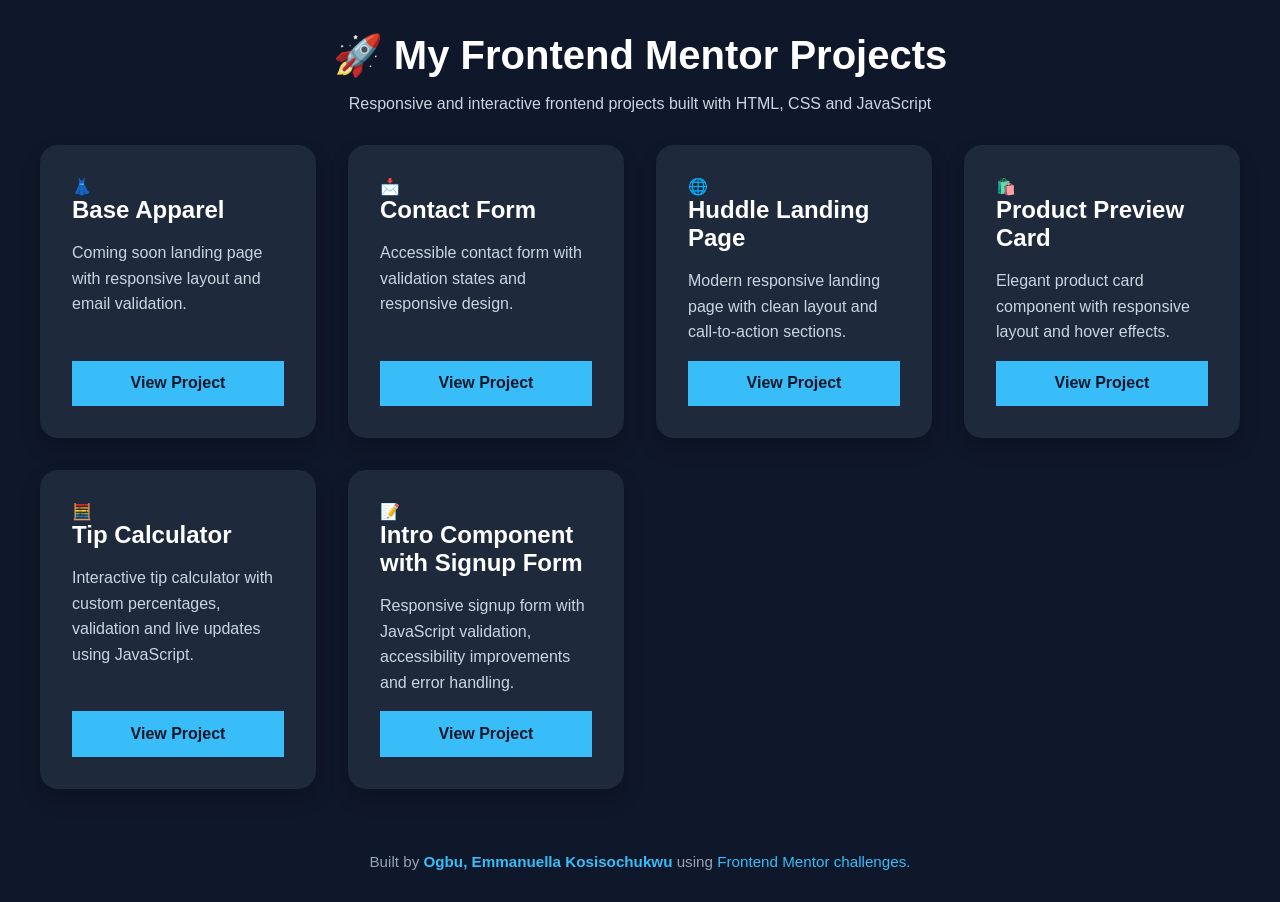
<file: index.html>
<!DOCTYPE html>
<html lang="en">
<head>
  <meta charset="UTF-8">
  <meta name="viewport" content="width=device-width, initial-scale=1.0">
  <link rel="icon" type="image/png" href="images/favicon-32x32.png">

  <title>Emmanuella | Frontend Projects</title>

  <style>

    * {
      padding: 0;
      margin: 0;
      box-sizing: border-box;
    }
    body {
      font-family: Arial, sans-serif;
      background: #0f172a;
      color: white;
      min-height: 100vh;
      text-align: center;
      padding: 2rem;
    }

    .heading {
      text-align: center;
      margin-bottom: 2rem;
    }

    .heading h1 {
      font-size: 2.5rem;
      margin-bottom: 1rem;
    }

    .heading p {
      color: #cbd5e1;
      font-size: 1rem;
    }

    .projects {
      display: grid;
      grid-template-columns: repeat(auto-fit, minmax(250px, 1fr));
      gap: 2rem;
      max-width: 1200px;
      margin: auto;
    }

    .card {
      background: #1e293b;
      padding: 2rem;
      text-align: left;
      border-radius: 18px;
      transition:all 0.3s ease;
      display: flex;
      flex-direction: column;
      justify-content: space-between;
      box-shadow: 0 10px 20px rgba(0, 0, 0, 0.2);
    }

    .card:hover {
      transform: translateY(-10px);
      background: #334155;
    }

    .icon-icon {
      margin-bottom: 1rem;
    }

    .card h2 {
      font-size: 1.5rem;
      margin-bottom: 1rem;
    }

    .card p {
      color: #cbd5e1;
      line-height: 1.6;
      margin-bottom: 1rem;
    }

    .card a {
      display: inline-block;
      text-decoration: none;
      background-color: #38bdf8;
      color: #0f172a;
      padding: 0.85rem 1.2rem;
      font-weight: bold;
      transition: 0.3s ease;
      text-align: center;
    }

    .card a:hover {
      background-color: #7dd3fc;
      transform:scale(1.03);
    }

     footer{
      margin-top:4rem;
      text-align:center;
      color:#94a3b8;
      font-size:0.95rem;
    }

    footer a{
      color:#38bdf8;
      text-decoration:none;
    }

    footer a:hover{
      text-decoration:underline;
      cursor: pointer;
    }

  </style>
</head>

<body>

  <section class="heading">
  <h1>🚀 My Frontend Mentor Projects</h1>
  <p>Responsive and interactive frontend projects built with HTML, CSS and JavaScript</p>
  </section>

  <div class="projects">

    <div class="card">
      <div>
        <div class="card-icon">👗</div>
        <h2>Base Apparel</h2>
        <p>
          Coming soon landing page with responsive layout and email validation.
        </p>
      </div>
      <a href="./base-apparel-fashion-shop/">
        View Project
      </a>
    </div>

     <div class="card">
      <div>
        <div class="card-icon">📩</div>
        <h2>Contact Form</h2>
        <p>
          Accessible contact form with validation states and responsive design.
        </p>
      </div>
      <a href="./contact-form/">
        View Project
      </a>
    </div>

    <div class="card">
      <div>
        <div class="card-icon">🌐</div>
        <h2>Huddle Landing Page</h2>
        <p>
          Modern responsive landing page with clean layout and call-to-action sections.
        </p>
      </div>
      <a href="./huddle-landing-page/">
        View Project
      </a>
    </div>

    <div class="card">
      <div>
        <div class="card-icon">🛍️</div>
        <h2>Product Preview Card</h2>
        <p>Elegant product card component with responsive layout and hover effects.</p>
      </div>
      <a href="./product-preview-card/">
        View Project
      </a>
    </div>

    <div class="card">
      <div>
        <div class="card-icon">🧮</div>
        <h2>Tip Calculator</h2>
        <p>
          Interactive tip calculator with custom percentages, validation and live updates using JavaScript.
        </p>
      </div>
      <a href="./tip-calaculator-main/">
        View Project
      </a>
    </div>

    <div class="card">
      <div>
        <div class="card-icon">📝</div>
        <h2>Intro Component with Signup Form</h2>
        <p>
          Responsive signup form with JavaScript validation, accessibility improvements and error handling.
        </p>
      </div>
      <a href="./intro-compoment-with-signupform/">
        View Project
      </a>
    </div>

    </div>
  </section>

  <footer>
    Built by <a href="#"><strong>Ogbu, Emmanuella Kosisochukwu</strong></a> using <a href="https://www.frontendmentor.io?ref=challenge" target="_blank">Frontend Mentor challenges.</a>
  </footer>

</body>
</html>
</file>
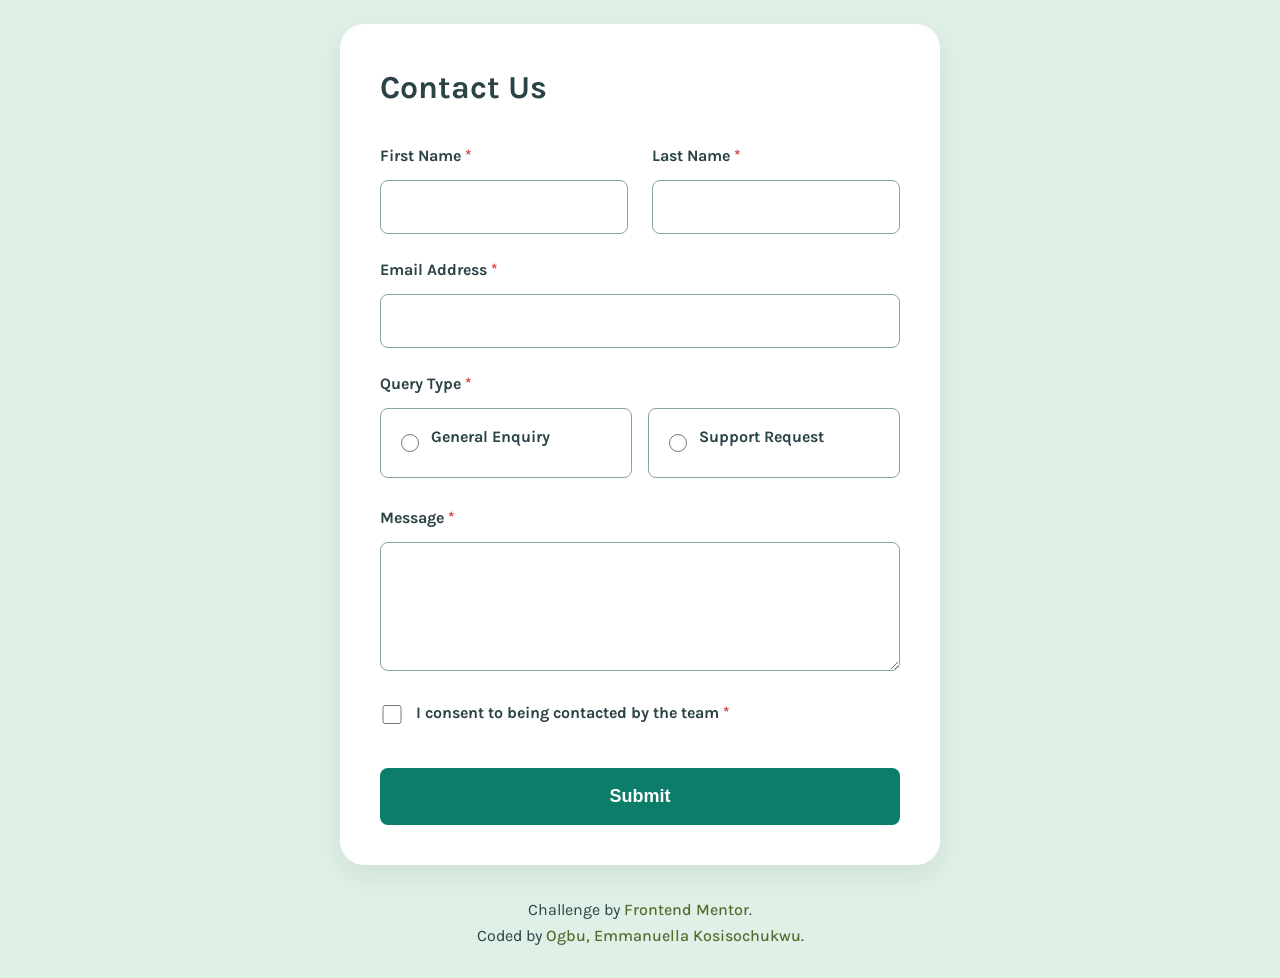
<file: Contact Form/index.html>
<!DOCTYPE html>
<html lang="en">
<head>
    <meta charset="UTF-8">
    <meta name="viewport" content="width=device-width, initial-scale=1.0">
    <title>Contact Us</title>
    <link rel="stylesheet" href="./css/style.css">
    <link rel="icon" type="image/png" sizes="32x32" href="./assets/images/favicon-32x32.png">
</head>
<body>
    <main>
        <form id="contact-form" novalidate>
          <!--novalidate:Important! It stops the browser’s default ugly validation popups. We will show nice custom errors instead.-->
            <h1>Contact Us</h1>

            <!-- First and Last Name -->
            <div class="name-group">
                <div class="input-group">
                    <label for="first-name">First Name <span class="asterisk">*</span></label>
                    <input type="text" id="first-name" name="first-name" required aria-describedby="first-name-error"> <!--aria-describedby="first-name-error" → Links the input to its error message so screen readers read the error automatically.-->
                    <p id="first-name-error" class="error-message" role="alert"></p> <!--role="alert" =Screen readers announce changes immediately (perfect for errors)-->
                </div>

                <div class="input-group">
                    <label for="last-name">Last Name <span class="asterisk">*</span></label>
                    <input type="text" id="last-name" name="last-name" required aria-describedby="last-name-error">
                    <p id="last-name-error" class="error-message" role="alert"></p>
                </div>
            </div>

            <!-- Email Address -->
            <div class="input-group">
                <label for="email">Email Address <span class="asterisk">*</span></label>
                <input type="email" id="email" name="email" required aria-describedby="email-error">
                <p id="email-error" class="error-message" role="alert"></p>
            </div>

            <!-- Query Type for Radio Button-->
            <fieldset class="query-type">
                <legend>Query Type <span class="asterisk">*</span></legend>
                <div class="radio-options">
                    <div class="radio-option">
                        <input type="radio" id="general-enquiry" name="query-type" value="general" required aria-describedby="query-error">
                        <label for="general-enquiry">General Enquiry</label>
                    </div>
                    <div class="radio-option">
                        <input type="radio" id="support-request" name="query-type" value="support" required aria-describedby="query-error">
                        <label for="support-request">Support Request</label>
                    </div>
                </div>
                <p id="query-error" class="error-message" role="alert"></p>
            </fieldset>

            <!-- Message -->
            <div class="input-group">
                <label for="message">Message <span class="asterisk">*</span></label>
                <textarea id="message" name="message" rows="5" required aria-describedby="message-error"></textarea>
                <p id="message-error" class="error-message" role="alert"></p>
            </div>

            <!-- Consent Checkbox -->
            <div class="consent-group">
                <input type="checkbox" id="consent" name="consent" required aria-describedby="consent-error">
                <label for="consent">I consent to being contacted by the team <span class="asterisk">*</span></label>
                <p id="consent-error" class="error-message" role="alert"></p>
            </div>

            <button type="submit">Submit</button>
        </form>
    </main>

    <!-- Success Toast Message -->
    <div id="success-toast" class="success-toast hidden" role="alert" aria-live="false" tabindex="-1">
        <div class="toast-content">
            <span class="icon"><img src="./images/icon-success-check.svg" alt="Checkbox Icon"></span>
            <div>
                <h2>Message Sent!</h2>
                <p>Thanks for completing the form. We'll be in touch soon!</p>
            </div>
        </div>
    </div>

    <footer class="attribution">
    Challenge by <a href="https://www.frontendmentor.io?ref=challenge" target="_blank">Frontend Mentor</a>. 
   
    <p>Coded by <a href="#">Ogbu, Emmanuella Kosisochukwu</a>.</p>
    </footer>

    <script src="script.js"></script>
</body>
</html>
</file>
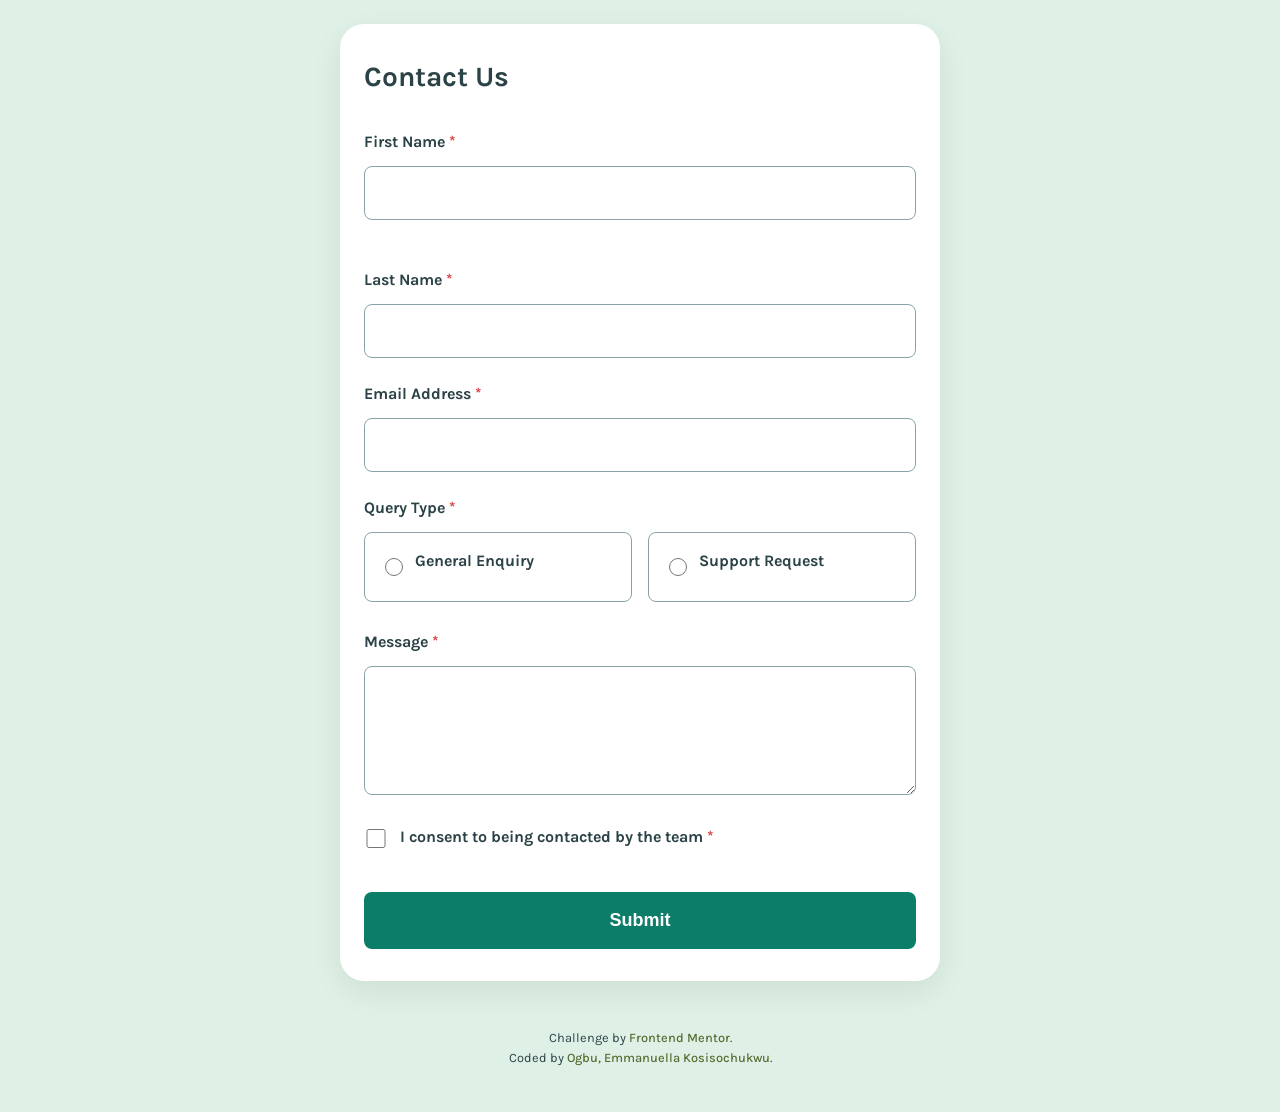
<file: contact-form/index.html>
<!DOCTYPE html>
<html lang="en">
<head>
    <meta charset="UTF-8">
    <meta name="viewport" content="width=device-width, initial-scale=1.0">
    <title>Contact Us</title>
    <link rel="stylesheet" href="./css/style.css">
    <link rel="icon" type="image/png" sizes="32x32" href="./assets/images/favicon-32x32.png">
</head>
<body>
    <main>
        <form id="contact-form" action="get" novalidate>
          <!--novalidate:Important! It stops the browser’s default ugly validation popups. We will show nice custom errors instead.-->
            <h1>Contact Us</h1>

            <!-- First and Last Name -->
            <div class="name-group">
                <div class="input-group">
                    <label for="first-name">First Name <span class="asterisk">*</span></label>
                    <input type="text" id="first-name" name="first-name" required aria-describedby="first-name-error"> <!--aria-describedby="first-name-error" → Links the input to its error message so screen readers read the error automatically.-->
                    <p id="first-name-error" class="error-message" role="alert"></p> <!--role="alert" =Screen readers announce changes immediately (perfect for errors)-->
                </div>

                <div class="input-group">
                    <label for="last-name">Last Name <span class="asterisk">*</span></label>
                    <input type="text" id="last-name" name="last-name" required aria-describedby="last-name-error">
                    <p id="last-name-error" class="error-message" role="alert"></p>
                </div>
            </div>

            <!-- Email Address -->
            <div class="input-group">
                <label for="email">Email Address <span class="asterisk">*</span></label>
                <input type="email" id="email" name="email" required aria-describedby="email-error">
                <p id="email-error" class="error-message" role="alert"></p>
            </div>

            <!-- Query Type for Radio Button-->
            <fieldset class="query-type">
                <legend>Query Type <span class="asterisk">*</span></legend>
                <div class="radio-options">
                    <div class="radio-option">
                        <input type="radio" id="general-enquiry" name="query-type" value="general" required aria-describedby="query-error">
                        <label for="general-enquiry">General Enquiry</label>
                    </div>
                    <div class="radio-option">
                        <input type="radio" id="support-request" name="query-type" value="support" required aria-describedby="query-error">
                        <label for="support-request">Support Request</label>
                    </div>
                </div>
                <p id="query-error" class="error-message" role="alert"></p>
            </fieldset>

            <!-- Message -->
            <div class="input-group">
                <label for="message">Message <span class="asterisk">*</span></label>
                <textarea id="message" name="message" rows="5" required aria-describedby="message-error"></textarea>
                <p id="message-error" class="error-message" role="alert"></p>
            </div>

            <!-- Consent Checkbox -->
            <div class="consent-group">
                <input type="checkbox" id="consent" name="consent" required aria-describedby="consent-error">
                <label for="consent">I consent to being contacted by the team <span class="asterisk">*</span></label>
                <p id="consent-error" class="error-message" role="alert"></p>
            </div>

            <button type="submit">Submit</button>
        </form>
    </main>

    <!-- Success Toast Message -->
    <div id="success-toast" class="success-toast hidden" role="alert" aria-live="false" tabindex="-1">
        <div class="toast-content">
            <span class="icon"><img src="./images/icon-success-check.svg" alt="Checkbox Icon"></span>
            <div>
                <h2>Message Sent!</h2>
                <p>Thanks for completing the form. We'll be in touch soon!</p>
            </div>
        </div>
    </div>

    <footer class="attribution">
    Challenge by <a href="https://www.frontendmentor.io?ref=challenge" target="_blank">Frontend Mentor</a>. 
   
    <p>Coded by <a href="#">Ogbu, Emmanuella Kosisochukwu</a>.</p>
    </footer>

    <script src="script.js"></script>
</body>
</html>
</file>
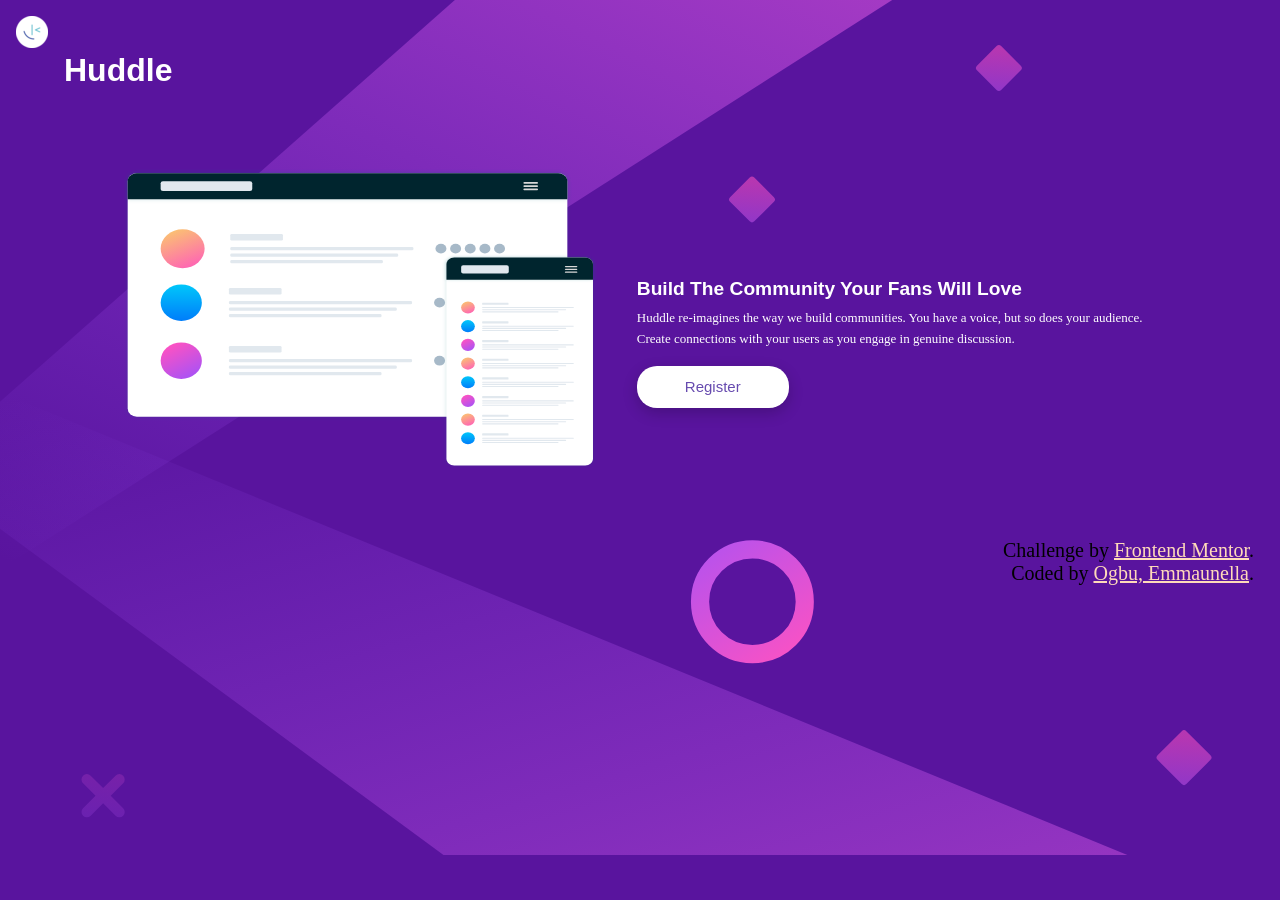
<file: Huddle Landing Page/index.html>
<!DOCTYPE html>
<html lang="en">
<head>
  <meta charset="UTF-8">
  <meta name="viewport" content="width=device-width, initial-scale=1.0"> <!-- displays site properly based on user's device -->
   <img src="images/favicon-32x32.png" alt="Browser icon" class="favicon">
  <title>Desigining a Landing Page</title>
  <link rel="stylesheet" type="text/css" href="css/style.css">
  </head>
  
  <body>
    <header>
<h1 class="title">Huddle</h1>
    </header>

<main class="main">
  <img src="images/illustration.svg" class="decorative" alt="Huddle illustration">

  <div class="container">
    <h2>
Build The Community Your Fans Will Love
    </h2>

<p>
  Huddle re-imagines the way we build communities. You have a voice, but so does your audience. Create connections with your users as you engage in genuine discussion. 
</p>
  
  <button type="button">Register</button>
  </div>
</main>

<br>

  <footer>
    <p class="attribution">
      Challenge by <a href="https://www.frontendmentor.io?ref=challenge" target="_blank" rel="noopener noreferrer">Frontend Mentor</a>.
      <br> 
      Coded by <a href="#">Ogbu, Emmaunella</a>.
    </p>
  </footer>

  </body>
 </html>
</file>
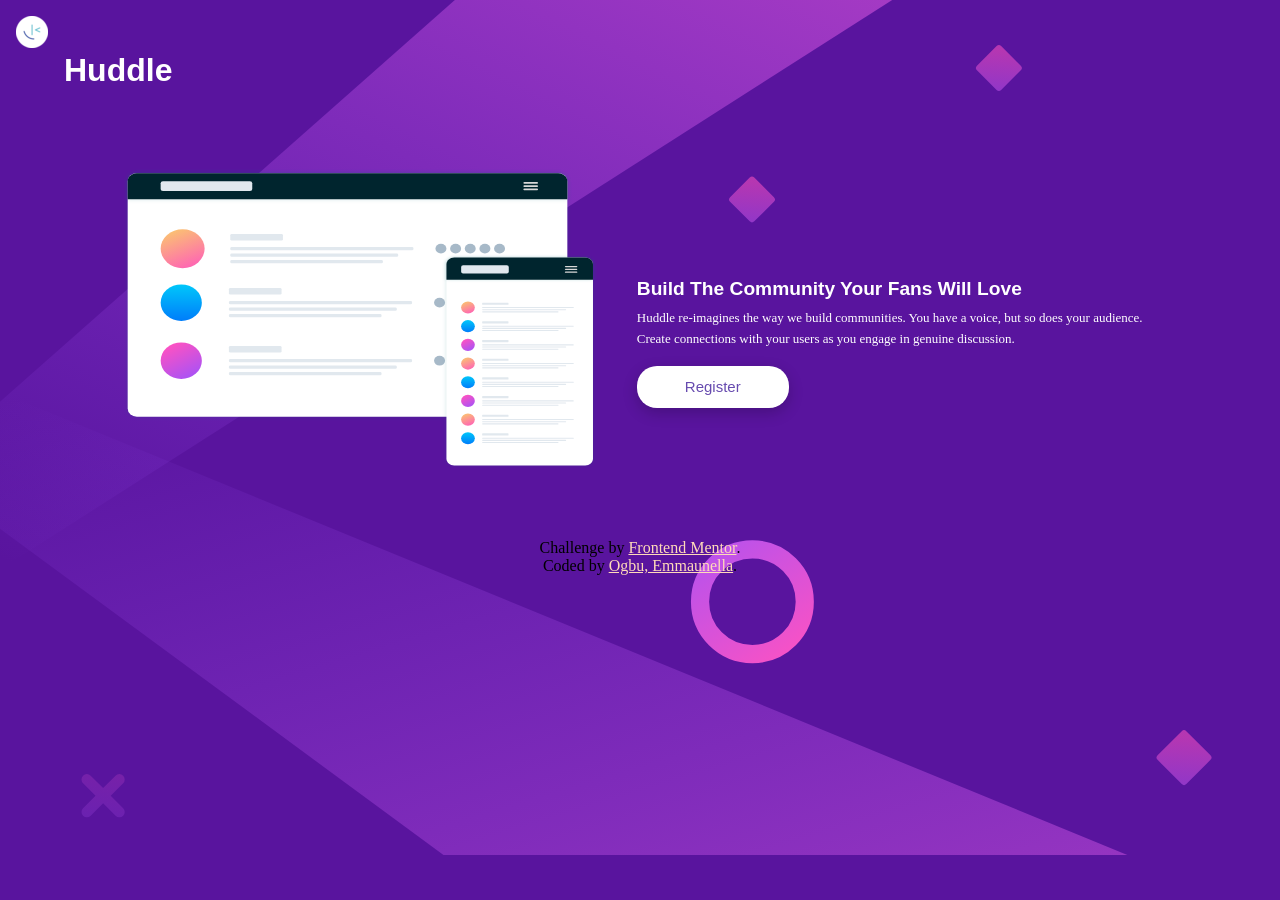
<file: huddle-landing-page/index.html>
<!DOCTYPE html>
<html lang="en">
<head>
  <meta charset="UTF-8">
  <meta name="viewport" content="width=device-width, initial-scale=1.0"> <!-- displays site properly based on user's device -->
   <img src="images/favicon-32x32.png" alt="Browser icon" class="favicon">
  <title>Designing a Landing Page</title>
  <link rel="stylesheet" type="text/css" href="css/style.css">
  </head>
  
  <body>
    <header>
<h1 class="title">Huddle</h1>
    </header>

<main class="main">
  <img src="images/illustration.svg" class="decorative" alt="Huddle illustration">

  <div class="container">
    <h2>
Build The Community Your Fans Will Love
    </h2>

<p>
  Huddle re-imagines the way we build communities. You have a voice, but so does your audience. Create connections with your users as you engage in genuine discussion. 
</p>
  
  <button type="button">Register</button>
  </div>
</main>

<br>

  <footer>
    <p class="attribution">
      Challenge by <a href="https://www.frontendmentor.io?ref=challenge" target="_blank" rel="noopener noreferrer">Frontend Mentor</a>.
      <br> 
      Coded by <a href="#">Ogbu, Emmaunella</a>.
    </p>
  </footer>

  </body>
 </html>
</file>
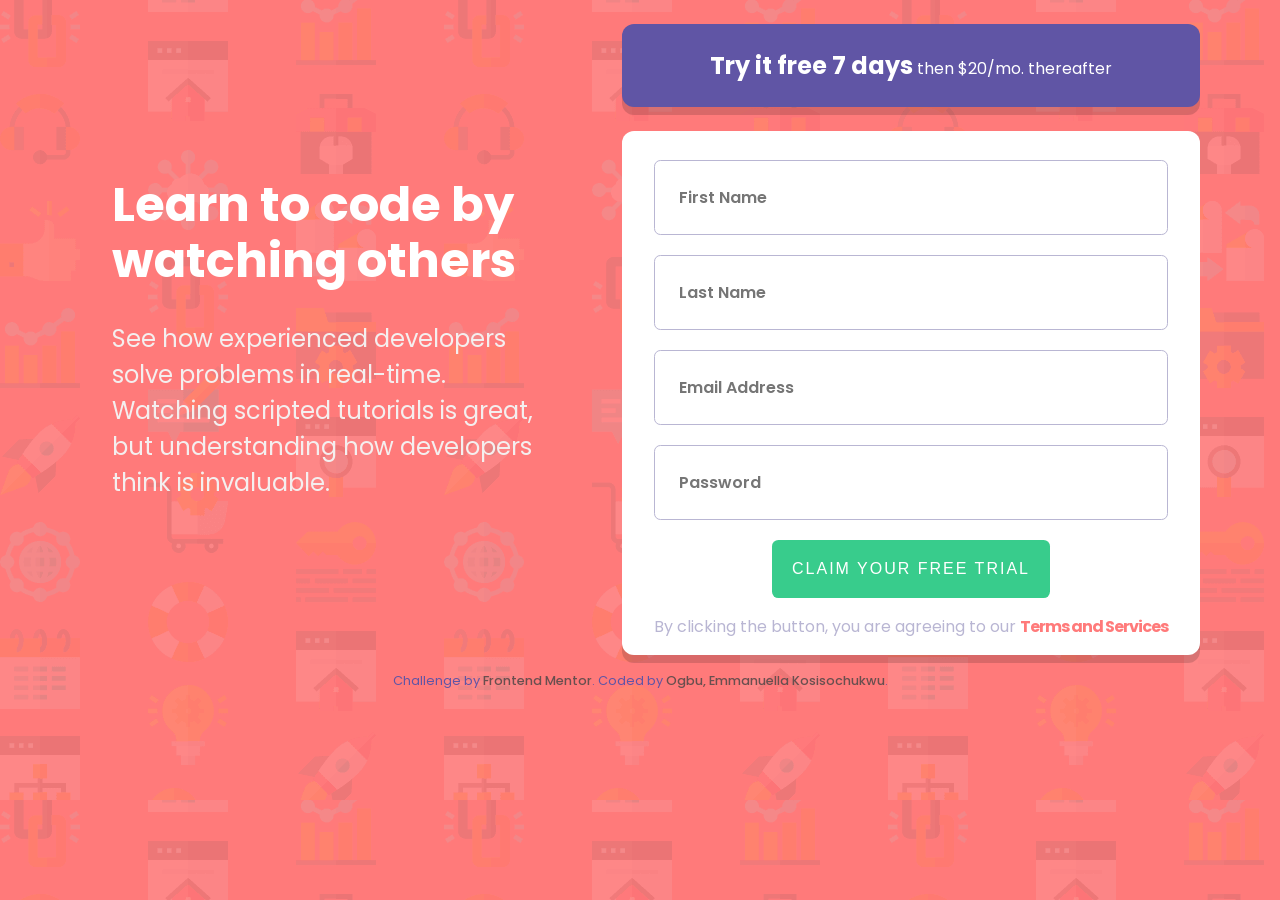
<file: intro-compoment-with-signupform/index.html>
<!DOCTYPE html>
<html lang="en">
<head>
  <meta charset="UTF-8">
  <meta name="viewport" content="width=device-width, initial-scale=1.0"> <!-- displays site properly based on user's device -->

  <link rel="icon" type="image/png" sizes="32x32" href="./images/favicon-32x32.png">

  <link rel="preconnect" href="https://fonts.googleapis.com">
<link rel="preconnect" href="https://fonts.gstatic.com" crossorigin>

<link href="https://fonts.googleapis.com/css2?family=Poppins:wght@100;200;300;400;500;600;700;800;900&display=swap" rel="stylesheet">
  
  <title>Frontend Mentor | Intro component with sign up form</title>

  <link rel="stylesheet" href="./css/style.css">
</head>
<body>

  <div class="whole">

    <section class="left-side"> 
<h1>Learn to code by watching others</h1>
  <p>See how experienced developers solve problems in real-time. Watching scripted tutorials is great, but understanding how developers think is invaluable. </p>
    </section>

    <main>
  <section class="right-side">

    <div class="first-btn">
  <button class="trial" type="submit" form="signup-form"><span class="free">Try it free 7 days</span> then $20/mo. thereafter</button>
  </div>

  <form action="#" method="post" id="signup-form" novalidate>

    <div class="input-group">

      <label for="first-name" class="sr-only">First Name</label>
      <div class="input-wrapper">
      <input type="text" name="firstName" class="fill-form" id="first-name" placeholder="First Name" required>
      <img src="./images/icon-error.svg" alt="icon-error" class="error-icon">
      </div>

      <p class="error-message">First Name cannot be empty</p>
    </div>

    <div class="input-group">
       <label for="last-name" class="sr-only">Last Name</label>

       <div class="input-wrapper">
      <input type="text" name="lastName" class="fill-form" id="last-name" placeholder="Last Name" required>
      <img src="./images/icon-error.svg" alt="icon-error" class="error-icon">
      </div>

      <p class="error-message">Last Name cannot be empty</p>
    </div>

    <div class="input-group">
       <label for="email" class="sr-only">Email</label>

       <div class="input-wrapper">
      <input type="email" name="Email" class="fill-form" id="email" placeholder="Email Address" required>
      <img src="./images/icon-error.svg" alt="icon-error" class="error-icon" aria-placeholder="email@example/com">
      </div>

      <p class="error-message">Looks like this is not an email</p>
    </div>

    <div class="input-group">
       <label for="password" class="sr-only">Password</label>

       <div class="input-wrapper">
      <input type="password" name="Password" class="fill-form" id="password" placeholder="Password" required>
      <img src="./images/icon-error.svg" alt="icon-error" class="error-icon">
      </div>

      <p class="error-message">Password cannot be empty</p>
    </div>
  
    <div class="second-btn">
      <button class="submit" type="submit">Claim your free trial</button>
    </div>

    <p class="second-para">By clicking the button, you are agreeing to our <span class="effect">Terms and Services</span></p>

  </form>

  </section>
  </main>

  </div>

 
      <footer class="attribution">
      Challenge by <a href="https://www.frontendmentor.io?ref=challenge">Frontend Mentor</a>. 
      Coded by <a href="#">Ogbu, Emmanuella Kosisochukwu</a>.
    </footer>

    <script src="script.js"></script>
</body>
</html>
</file>
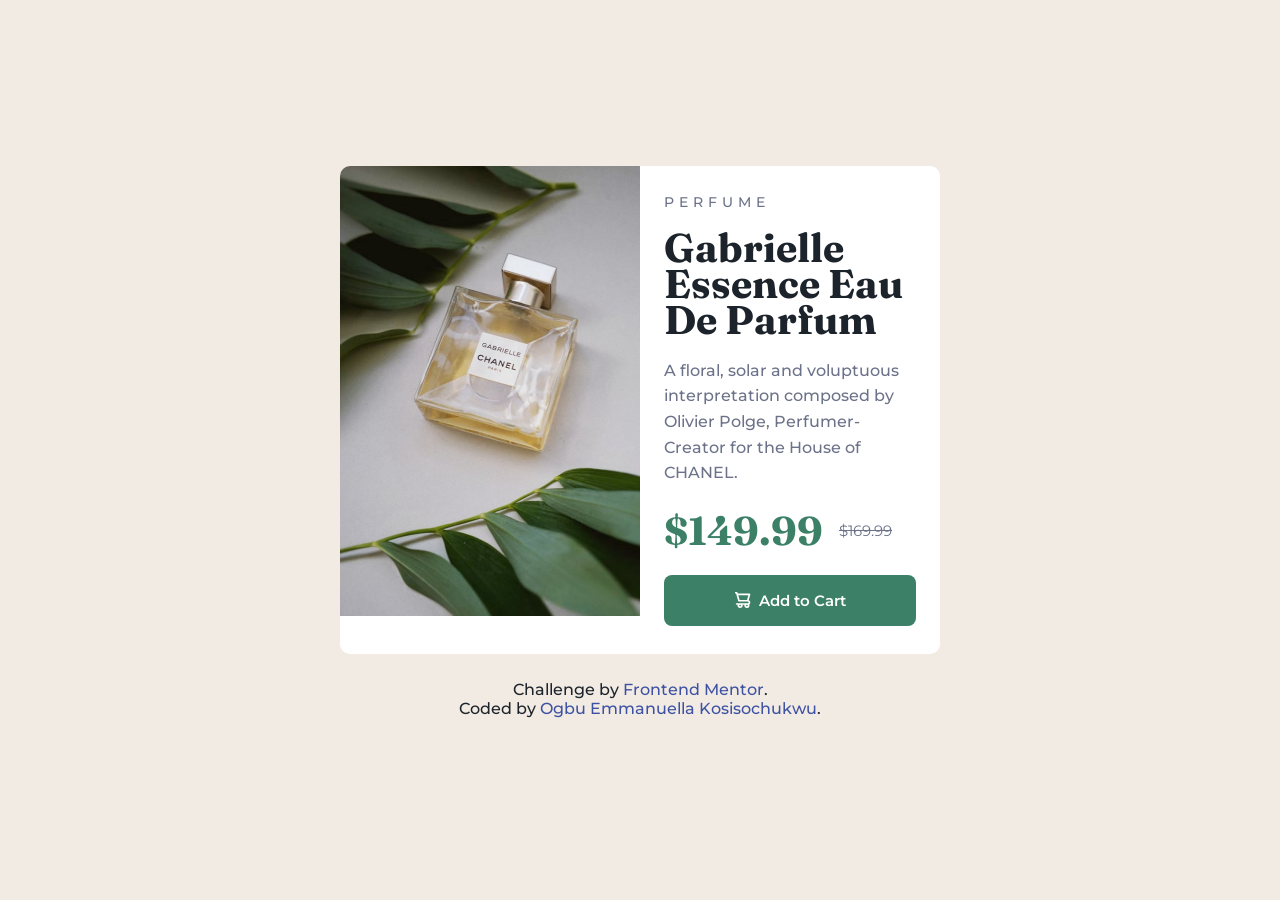
<file: Product-Preview-Card/index.html>
<!DOCTYPE html>
<html lang="en">
<head>
    <meta charset="UTF-8">
    <meta name="viewport" content="width=device-width, initial-scale=1.0">
    <title>Frontend Mentor | Product preview card component</title>
    <link rel="icon" type="image/png" href="images/favicon-32x32.png">

   <!-- link of google fonts type "Montserrat" and "Fraunces" -->
<link rel="preconnect" href="https://fonts.googleapis.com">
<link rel="preconnect" href="https://fonts.gstatic.com" crossorigin>
<link href="https://fonts.googleapis.com/css2?family=Fraunces:ital,opsz,wght@0,9..144,100..900;1,9..144,100..900&family=Montserrat:ital,wght@0,100..900;1,100..900&display=swap" rel="stylesheet">

    <link rel="stylesheet" href="css/style.css">
</head>
<body>
    
    <main>
    <div class="product-card">
        
        <div class="product-image">
           <picture>
             <source media="(min-width: 768px)" srcset="./images/image-product-desktop.jpg">
             <img src="./images/image-product-mobile.jpg" alt="Product Mobile image" class="mobile-image">
           </picture>
        </div>

        <div class="product-info">
    <h3>Perfume</h3>
    <h1>Gabrielle Essence Eau De Parfum</h1>
    <p>A floral, solar and voluptuous interpretation composed by Olivier Polge, Perfumer-Creator for the House of CHANEL.</p>

        <div class="price-cart">
  <span class="current-price">$149.99</span>
  <span class="old-price">$169.99</span>
        </div>

  <button class="cart-btn" type="submit">
    <img src="./images/icon-cart.svg" alt="cart-icon">
     Add to Cart
  </button>
     </div>
  
    </div>
    </main>

  <footer class="attribution">
   <p>Challenge by <a href="https://www.frontendmentor.io?ref=challenge">Frontend Mentor</a>. </p>
    <p>Coded by <a href="#">Ogbu Emmanuella Kosisochukwu</a>. </p>
  </footer>

</body>
</html>
</file>
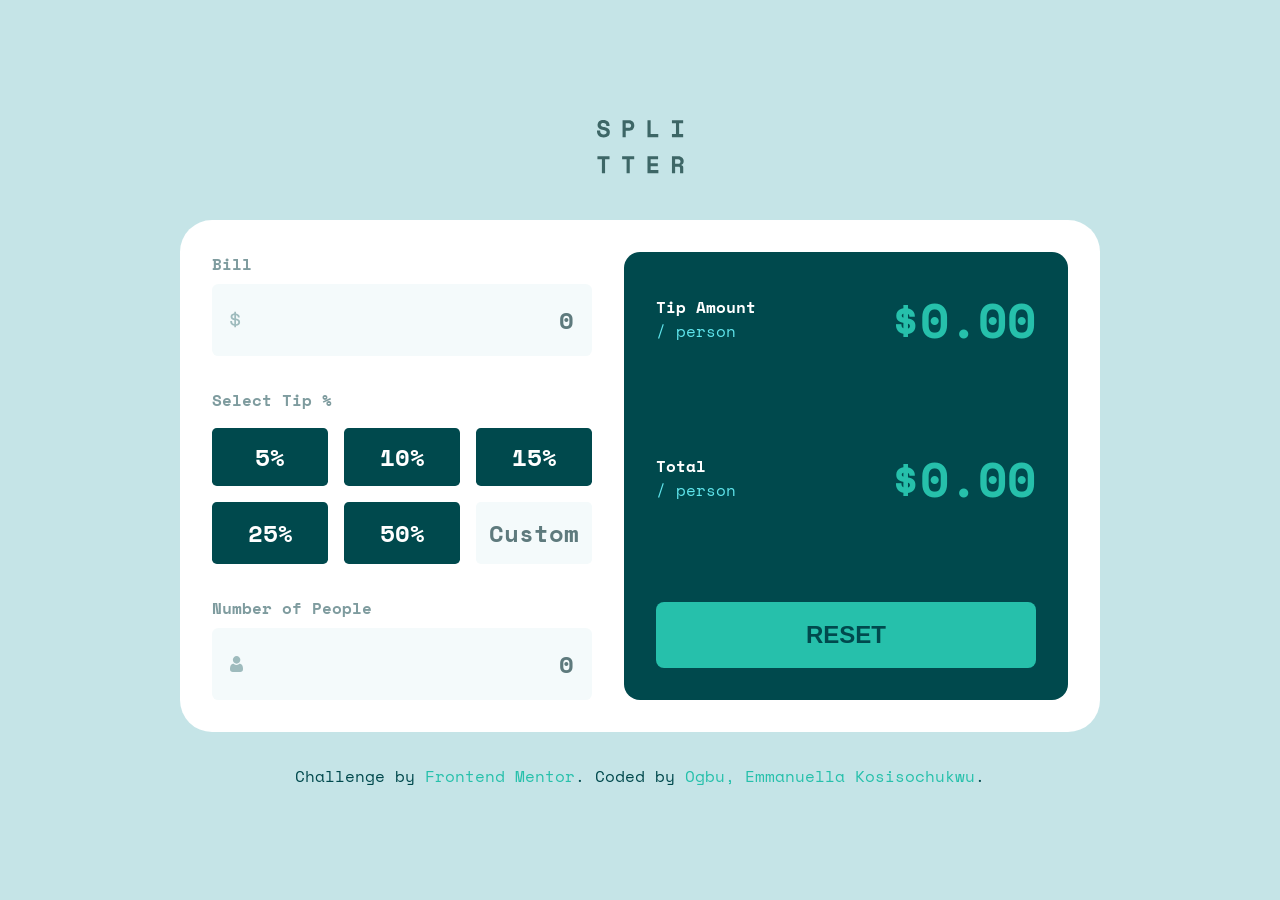
<file: tip-calaculator-main/index.html>
<!DOCTYPE html>
<html lang="en">
<head>
  <meta charset="UTF-8">
  <meta name="viewport" content="width=device-width, initial-scale=1.0"> <!-- displays site properly based on user's device -->

  <link rel="icon" type="image/png" sizes="32x32" href="./images/favicon-32x32.png">
  <link rel="preconnect" href="https://fonts.googleapis.com">
<link rel="preconnect" href="https://fonts.gstatic.com" crossorigin>
<link href="https://fonts.googleapis.com/css2?&family=Space+Mono:ital,wght@0,400;0,700;1,400;1,700&display=swap" rel="stylesheet">
  <link rel="stylesheet" href="./css/style.css">
  
  <title>Frontend Mentor | Tip calculator app</title>
</head>
<body>
  <header>
  <img class="logo-image" src="./images/logo.svg" alt="Splitter Logo">
  </header>

  <main>
    <form id="tip-form" novalidate> <!-- Form was handled by JavaScript and not submitted to a Server-->
      <div class="calculator">

        <!-- LEFT PANEL: inputs -->
         <div class="inputs">

    <!-- Bill -->
    <div class="field">
  <label for="total-bill">Bill</label>

  <div class="input-image">
    <img src="./images/icon-dollar.svg" alt="Dollar icon">

  <input type="number" id="total-bill" class="input" name="bill" placeholder="0" min="1" required>
  </div>
  </div>

  <!-- Tip Buttons -->
<fieldset>
  <legend>Select Tip %</legend>

  <div class="tip-buttons">
  <button type="button" class="dark-shade" aria-pressed="false" data-tip="5">5%</button> <!-- aria-pressed is used to help screen reader better understand UI elements and mainly for section of state (select/unselect)-->
  <button type="button" class="dark-shade" aria-pressed="false" data-tip="10">10%</button> <!--data-tip="5" is used to store clean numbers directly as shown for JavaScript to read -->
  <button type="button" class="dark-shade" aria-pressed="false" data-tip="15">15%</button>
  <button type="button" class="dark-shade" aria-pressed="false" data-tip="25">25%</button>
  <button type="button" class="dark-shade" aria-pressed="false" data-tip="50">50%</button>
   

<!-- Custom: button input shown by default, input hidden-->
 <input type="number" id="custom-number" placeholder="Custom" class="light-shade">
 </div>
</fieldset>

<!-- Number of People-->
  <div class="field">
   <label for="total-people">Number of People
    <span class="error-message" id="people-error">Can't be zero</span>
   </label>

   <div class="input-image">
    <img src="./images/icon-person.svg" alt="Person icon">
  <input type="number" id="total-people" name="people" placeholder="0" min="1" required>
  </div>

  </div>
  
  </div>

  <!-- RIGHT PANEL: results -->
  <div class="results">

    <div class="result-row">
        <label for="tip-result">
            Tip Amount
            <span class="per-person">/ person</span>
        </label>
        <output id="tip-result">$0.00</output>
    </div>

    <div class="result-row">
        <label for="total-result">
            Total
            <span class="per-person">/ person</span>
        </label>
        <output id="total-result">$0.00</output>
    </div>
      
    <button type="button" id="reset-btn" class="reset"> Reset</button>

    </div>

    </div>
  </form>
  </main>
  
  <footer class="attribution">
    Challenge by <a href="https://www.frontendmentor.io?ref=challenge">Frontend Mentor</a>. 
    Coded by <a href="#">Ogbu, Emmanuella Kosisochukwu</a>.
  </footer>
  <script src="script.js"></script>
</body>
</html>
</file>
<file: Contact Form/css/style.css>
/* ====================== GOOGLE FONT ====================== */
@import url('https://fonts.googleapis.com/css2?family=Karla:wght@400;700&display=swap');

/* ====================== CSS VARIABLES (from Style Guide) ====================== */
:root {
  /* Primary */
  --green-200: hsl(148, 38%, 91%);   /* Light green background tint */
  --green-600: hsl(169, 82%, 27%);   /* Main accent / button color */
  --red: hsl(0, 66%, 54%);           /* Error color */

  /* Neutral */
  --white: hsl(0, 0%, 100%);
  --grey-500: hsl(186, 15%, 59%);    /* Medium grey for borders / text */
  --grey-900: hsl(187, 24%, 22%);    /* Dark text color */

  /* Extra helpful variables */
  --input-border: var(--grey-500);
  --radius: 0.5rem;
  --shadow: 0 10px 30px rgba(0, 0, 0, 0.08);
}

/* ====================== RESET & BASE STYLES ====================== */
* {
  margin: 0;
  padding: 0;
  box-sizing: border-box;
}

body {
  font-family: 'Karla', system-ui, sans-serif;
  background-color: var(--green-200);
  color: var(--grey-900);
  font-size: 1rem;                 /* 16px base */
  line-height: 1.5;
  min-height: 100vh;
  display: flex;
  flex-direction: column;
  align-items: center;
  justify-content: center;
  padding: 1.5rem 1rem;
}

/* ====================== MAIN CARD ====================== */
main {
  background-color: var(--white);           /* White background for the form card */
  width: 100%;                              /* Take full width of parent on small screens */
  max-width: 600px;                         /* Limit maximum width on large screens (desktop) */
  border-radius: 1.5rem;                    /* Rounded corners - modern look */
  padding: 2.5rem;                          /* Internal spacing inside the card */
  box-shadow: var(--shadow);                /* Soft shadow for depth and elevation */
}

/* ====================== FORM TYPOGRAPHY ====================== */
h1 {
  font-size: 2rem;
  font-weight: 700;
  margin-bottom: 2rem;
  color: var(--grey-900);
}

label {
  display: block;
  font-weight: 700;
  font-size: 1rem;                 /* 16px as per style guide */
  color: var(--grey-900);
  margin-bottom: 0.75rem;
}

.asterisk {
  color: var(--red);
}

/* ====================== INPUT FIELDS ====================== */
.input-group,
.consent-group {
  margin-bottom: 1.5rem;
}

input[type="text"],
input[type="email"],
textarea {
  width: 100%;
  padding: 1rem 1.25rem;
  border: 1px solid var(--input-border);
  border-radius: var(--radius);
  font-size: 1.0625rem;
  color: var(--grey-900);
  transition: all 0.2s ease;
}

input:focus,
textarea:focus {
  outline: none;
  border-color: var(--green-600);
  box-shadow: 0 0 0 3px rgba(16, 108, 85, 0.2); /* Soft green glow */
}

/* Hover state for inputs (matches the hover image) */
input:hover, 
textarea:hover {
  border-color: var(--green-600);
}

/* ====================== NAME FIELDS GRID ====================== */
.name-group {
  display: flex;
  grid-template-columns: 1fr 1fr;  /* Default: Stacked on mobile */
  gap: 1.5rem;
}

.name-group .input-group {
  flex: 1; /* Expands to fill the row of the form container */
}

@media (max-width: 640px) {
  .name-group {
   flex-direction: column;
  }
}

/* ====================== QUERY TYPE RADIO CARDS ====================== */
.query-type {
    border: none;
    padding: 0;
    margin-bottom: 1.75rem;
    width: 100%;
}

.query-type legend {
  font-weight: 700;
  font-size: 1rem;
  margin-bottom: 0.75rem;
  color: var(--grey-900);
  padding: 0;   /* Clean legend */
  float: none;  /* Prevents weird legend positioning in some browsers */
}

/* Radio Container */
.radio-options {
  display: flex;
  flex-direction: column; /* stack on mobile device */
  gap: 1rem;
  width: 100%;   /* Full width of the form */
}

/* Each Radio Option Styling */
.radio-option {
  border: 1px solid var(--grey-500);
  border-radius: var(--radius);
  padding: 1rem 1.25rem;
  display: flex;
  align-items: center;
  gap: 0.75rem;
  cursor: pointer;
  transition: all 0.2s ease;
  background-color: var(--white);
  width: 100%; /* Full width */
}

.radio-option:hover {
  border-color: var(--green-600);
}

.radio-option input[type="radio"] {
  accent-color: var(--green-600);
  width: 1.1rem;
  height: 1.1rem;
  flex-shrink: 0;
}

.radio-option:has(input:checked) {
  border-color: var(--green-600);
  background-color: var(--green-200);
}

/* On larger screens, make radios horizontal */
@media (min-width: 640px) {
  .radio-options {
    flex-direction: row;
  }
}

/* ====================== ERROR MESSAGES ====================== */
.error-message {
  display: none;
  color: var(--red);
  font-size: 0.875rem;
  margin-top: 0.5rem;
  font-weight: 400;
}

.input-group.error input,
.input-group.error textarea,
.consent-group.error input[type="checkbox"] {
  border-color: var(--red);
}

.input-group.error .error-message,
.consent-group.error .error-message {
  display: block;
}

/* ====================== CONSENT CHECKBOX ====================== */
.consent-group {
  display: flex;
  align-content: center;
  gap: 0.75rem;
  margin-bottom: 1.5rem;
}

.consent-group input[type="checkbox"] {
  width: 1.5rem;          /* Bigger size */
  height: 1.2rem;
  margin-top: 3px;
  accent-color: var(--green-600);
  flex-shrink: 0;
}

.consent-group label {
  cursor: pointer;
  user-select: none;
  font-size: 1rem;
  line-height: 1.4;
}

/* ====================== SUBMIT BUTTON ====================== */
button {
  background-color: var(--green-600);
  color: var(--white);
  border: none;
  width: 100%;
  padding: 1.125rem;
  border-radius: var(--radius);
  font-size: 1.125rem;
  font-weight: 700;
  cursor: pointer;
  transition: background-color 0.25s ease;
  margin-top: 0.5rem;
}

button:hover {
  background-color: hsl(169, 82%, 22%); /* Slightly darker green */
}

button:focus-visible {
  outline: 4px solid var(--green-600);
  outline-offset: 4px;
}

/* ====================== SUCCESS TOAST ====================== */
.success-toast {
  position: fixed;
  top: 2.5rem;
  left: 50%;
  transform: translateX(-50%);
  background: #0f2c26;
  color: var(--white);
  padding: 1.0rem 1.5rem;
  border-radius: 0.5rem;
  box-shadow: 0 15px 35px rgba(0, 0, 0, 0.25);
  max-width: 420px;
  width: 90%;
  display: none;
  align-items: flex-start;
  gap: 0.75rem;
  z-index: 1000;
}

.success-toast.show {
  display: flex;
  animation: toastPop 0.3s ease forwards;
}

.toast-content h2 {
  font-size: 1.25rem;
  margin-bottom: 0.25rem;
}

.icon {
  font-size: 1.8rem;
  flex-shrink: 0;
}

@keyframes toastPop {
  from {
    opacity: 0;
    transform: translate(-50%, -30px);  /* Slide down from above:The error */
  }
  to {
    opacity: 1;
    transform: translateX(-50%);
  }
}

/* ====================== FOOTER - NORMAL SCROLLING + PROPER SPACING ====================== */
.attribution {
    margin-top: 2rem;                    /* Good space between form and footer */
    text-align: center;
    font-size: 0.9rem;
    color: var(--grey-900);      /* Darker color for names*/       
    line-height: 1.6;
    font-size: 1rem;
}

.attribution a {
    color: darkolivegreen ;              
    text-decoration: none;
    font-weight: 500;
}

.attribution a:hover {
    color: var(--green-600);             /* Green hover - matches the form buttons */
    text-decoration: underline;
}

/* ====================== SMALL SCREEN TWEAKS ====================== */
@media (max-width: 500px) {
  main {
    padding: 2rem 1.5rem;
  }
  
  h1 {
    font-size: 1.75rem;
  }

  footer.attribution {  /* Optional: Make it look even nicer on mobile */
        font-size: 0.8rem;
        padding: 0.9rem 1rem;
    }

    .radio-option {
  width: 100%;  /* Stack full width within the column */
}
}
</file>
<file: contact-form/css/style.css>
/* ====================== GOOGLE FONT ====================== */
@import url('https://fonts.googleapis.com/css2?family=Karla:wght@400;700&display=swap');

/* ====================== CSS VARIABLES (from Style Guide) ====================== */
:root {
  /* Primary */
  --green-200: hsl(148, 38%, 91%);   /* Light green background tint */
  --green-600: hsl(169, 82%, 27%);   /* Main accent / button color */
  --red: hsl(0, 66%, 54%);           /* Error color */

  /* Neutral */
  --white: hsl(0, 0%, 100%);
  --grey-500: hsl(186, 15%, 59%);    /* Medium grey for borders / text */
  --grey-900: hsl(187, 24%, 22%);    /* Dark text color */

  /* Extra helpful variables */
  --input-border: var(--grey-500);
  --radius: 0.5rem;
  --shadow: 0 10px 30px rgba(0, 0, 0, 0.08);
}

/* ====================== RESET & BASE STYLES ====================== */
* {
  margin: 0;
  padding: 0;
  box-sizing: border-box;
}

body {
  font-family: 'Karla', system-ui, sans-serif;
  background-color: var(--green-200);
  color: var(--grey-900);
  font-size: 1rem;                 /* 16px base */
  line-height: 1.5;
  min-height: 100vh;
  display: flex;
  flex-direction: column;
  align-items: center;
  justify-content: center;
  padding: 1.5rem 1rem;
}

/* ====================== MAIN CARD ====================== */
main {
  background-color: var(--white);           /* White background for the form card */
  width: 100%;                              /* Take full width of parent on small screens */
  max-width: 37.5rem; /*600px */                          /* Limit maximum width on large screens (desktop) */
  border-radius: 1.5rem;                    /* Rounded corners - modern look */
  padding: 2.5rem;                          /* Internal spacing inside the card */
  box-shadow: var(--shadow);                /* Soft shadow for depth and elevation */
}

/* ====================== FORM TYPOGRAPHY  ====================== */
h1 {
  font-size: 2rem;
  font-weight: 700;
  margin-bottom: 2rem;
  color: var(--grey-900);
}

label {
  display: block;
  font-weight: 700;
  font-size: 1rem;                 /* 16px as per style guide */
  color: var(--grey-900);
  margin-bottom: 0.75rem;
}

.asterisk {
  color: var(--red);
}

/* ====================== INPUT FIELDS ====================== */
.input-group,
.consent-group {
  margin-bottom: 1.5rem;
}

input[type="text"],
input[type="email"],
textarea {
  width: 100%;
  padding: 1rem 1.25rem;
  border: 1px solid var(--input-border);
  border-radius: var(--radius);
  font-size: 1.0625rem;
  color: var(--grey-900);
  transition: all 0.2s ease;
}

input:focus,
textarea:focus {
  outline: none;
  border-color: var(--green-600);
  box-shadow: 0 0 0 3px rgba(16, 108, 85, 0.2); /* Soft green glow */
}

/* Hover state for inputs (matches the hover image) */
input:hover, 
textarea:hover {
  border-color: var(--green-600);
}

/* ====================== NAME FIELDS GRID ====================== */
.name-group {
  display: flex;
  grid-template-columns: 1fr 1fr;  /* Default: Stacked on mobile */
  gap: 1.5rem;
}

.name-group .input-group {
  flex: 1; /* Expands to fill the row of the form container */
}

@media (min-width: 40rem) /* 640px/16=40rem */ {
  .name-group {
   flex-direction: column;
  }
}

/* ====================== QUERY TYPE RADIO CARDS ====================== */
.query-type {
    border: none;
    padding: 0;
    margin-bottom: 1.75rem;
    width: 100%;
}

.query-type legend {
  font-weight: 700;
  font-size: 1rem;
  margin-bottom: 0.75rem;
  color: var(--grey-900);
  padding: 0;   /* Clean legend */
}

/* Radio Container */
.radio-options {
  display: flex;
  flex-direction: column; /* stack on mobile device */
  gap: 1rem;
  width: 100%;   /* Full width of the form */
}

/* Each Radio Option Styling */
.radio-option {
  border: 1px solid var(--grey-500);
  border-radius: var(--radius);
  padding: 1rem 1.25rem;
  display: flex;
  align-items: center;
  gap: 0.75rem;
  cursor: pointer;
  transition: all 0.2s ease-in-out;
  background-color: var(--white);
  width: 100%; /* Full width */
}

.radio-option:hover {
  border-color: var(--green-600);
}

.radio-option input[type="radio"] {
  accent-color: var(--green-600);
  width: 1.1rem;
  height: 1.1rem;
  flex-shrink: 0;
}

.radio-option:has(input:checked) {
  border-color: var(--green-600);
  background-color: var(--green-200);
}

/* On larger screens, make radios horizontal */
@media (min-width: 640px) {
  .radio-options {
    flex-direction: row;
  }
}

/* ====================== ERROR MESSAGES ====================== */
.error-message {
  display: none;
  color: var(--red);
  font-size: 0.875rem;
  margin-top: 0.5rem;
  font-weight: 400;
}

.consent-group.error input[type="checkbox"],
.input-group.error input,
.input-group.error textarea{
  border-color: var(--red);
}

.input-group.error .error-message,
.consent-group.error .error-message {
  display: block;
}

/* ====================== CONSENT CHECKBOX ====================== */
.consent-group {
  display: flex;
  align-content: center;
  gap: 0.75rem;
  margin-bottom: 1.5rem;
}

.consent-group input[type="checkbox"] {
  height: 1.2rem;
  width: 1.5rem;          /* Bigger size */
  margin-top: 3px;
  accent-color: var(--green-600);
  flex-shrink: 0;
}

.consent-group label {
  cursor: pointer;
  user-select: none;
  font-size: 1rem;
  line-height: 1.4;
}

/* ====================== SUBMIT BUTTON ====================== */
button {
  background-color: var(--green-600);
  color: var(--white);
  border: none;
  width: 100%;
  padding: 1.125rem;
  border-radius: var(--radius);
  font-size: 1.125rem;
  font-weight: 700;
  cursor: pointer;
  transition: background-color 0.25s ease;
  margin-top: 0.5rem;
}

button:hover {
  background-color: hsl(169, 82%, 22%); /* Slightly darker green */
}

button:focus-visible {
  outline: 4px solid var(--green-600);
  outline-offset: 4px;
}

/* ====================== SUCCESS TOAST ====================== */
.success-toast {
  position: absolute;
  top: 2.5rem;
  left: 50%;
  transform: translateX(-50%);
  background: #0f2c26;
  color: var(--white);
  padding: 1.0rem 1.5rem;
  border-radius: 0.5rem;
  box-shadow: 0 15px 35px rgba(0, 0, 0, 0.25);
  max-width: 420px;
  width: 90%;
  display: none;
  align-items: flex-start;
  gap: 0.75rem;
  z-index: 1000;
}

.success-toast.show {
  display: flex;
  animation: toastPop 0.3s ease forwards;
}

.toast-content h2 {
  font-size: 1.25rem;
  margin-bottom: 0.25rem;
}

.icon {
  font-size: 1.8rem;
  flex-shrink: 0;
}

@keyframes toastPop {
  from {
    opacity: 0;
    transform: translate(-50%, -30px);  /* Slide down from above:The error */
  }
  to {
    opacity: 1;
    transform: translateX(-50%);
  }
}

/* ====================== FOOTER - NORMAL SCROLLING + PROPER SPACING ====================== */
.attribution {
    margin-top: 2rem;                    /* Good space between form and footer */
    text-align: center;
    color: var(--grey-900);      /* Darker color for names*/       
    line-height: 1.6;
    font-size: 1rem;
}

.attribution a {
    color: darkolivegreen ;              
    text-decoration: none;
    font-weight: 500;
}

.attribution a:hover {
    color: var(--green-600);             /* Green hover - matches the form buttons */
    text-decoration: underline;
}

/* ====================== SMALL SCREEN TWEAKS ====================== */
@media (min-width: 500px) {
  main {
    padding: 2rem 1.5rem;
  }
  
  h1 {
    font-size: 1.75rem;
  }

  footer.attribution {  /* Optional: Make it look even nicer on mobile */
        font-size: 0.8rem;
        padding: 0.9rem 1rem;
    }

    .radio-option {
  width: 100%;  /* Stack full width within the column */
}
}
</file>
<file: Huddle Landing Page/css/style.css>
* {
    margin: 0;
    padding: 0;
    box-sizing: border-box;
}

body{
    background-color: rgb(89, 20, 158);
    background-image: url('../Git-Work/images/bg-desktop.svg');
    background-repeat: no-repeat;
    background-size: contain;
    min-height: 95vh;
    padding: 2rem;
}

h1{
    color: #fff;
    text-align: left;
   padding-left: 3rem;
   font-family: Verdana, Geneva, Tahoma, sans-serif;

}

.main {
  display: flex;               /* side-by-side layout */
  flex-direction: column;
  align-items: center;         /* vertically align image and text */
  justify-content:center;    /* center horizontally in the page */
  gap: 20px;                   /* space between image and text */
  padding-left: 2rem;               /* optional padding around the section */
  padding-right: 2rem;
  padding-top: 5rem;
  padding-bottom: 0;
  flex-wrap: wrap;             /* wraps on small screens for responsiveness */
}


.decorative {
  width: 40%;                /* adjust size as needed */
  height: 300px;                /* keep aspect ratio */
  max-width: 500px;
  margin-bottom: 2rem; ;
}

.container {
  max-width: 500px;            /* limits text width */
  margin-bottom: 0;
  margin-left: 1.5rem;
  margin-top: 1rem;
  padding: 0;
}

.container h2 {
    position: relative;
  font-family: Arial, Helvetica, sans-serif;
  color: white;
  font-size: 1.6rem;
  margin-bottom: 0.5rem;
}

.container p {
  margin-bottom: 1.0rem;
  color: white;
  font-size: small;
  line-height: 1.6;            /* makes paragraph easier to read */
}

button {
  padding: 1rem;
  font-size: 15px;
  background-color:white;
  color:hsl(257, 40%, 49%);
  border-radius: 20px;
  border: none;
  box-sizing: 100px;
  cursor: pointer;
  padding: 0.8rem 3rem;
  box-shadow: 0 5px 15px rgba(0,0,0,0.2);
}

button:hover {
  background-color: #45a049;
  color: white;
}

footer{
    padding: 20px 10px;
    margin: 0;
}

footer .attribution {
    font-size: 20px;
    color:black;
    text-align: right;
    font-style: bold;
    margin-top: 0;
    float: center;
}

.attribution a {
    color:peachpuff;
    text-decoration: underline;
}

.attribution a:hover {
    text-decoration: dotted;
}

@media screen and (min-width: 768px) {

  body {
    background-image: url("../images/bg-desktop.svg");
    background-size: cover;
    padding: 1rem;
  }

  .main {
    flex-direction: row;
    text-align: left;
    gap: 1rem;
  }

  .decorative {
    max-width: 650px;
  }

  .container {
    max-width: 520px;
  }

  .container h2 {
    font-size: 1.2rem;
  }

}


@media screen and (min-width: 577px) and (max-width: 768px) {

  .main {
    flex-direction: row;
    align-items: center;
  }

  .decorative {
    width: 80%;
    height: auto;
  }

  .container {
    margin-left: 0;
    text-align: center;
  }

}

@media screen and (min-width: 769px) and (max-width: 992px) {

  .decorative {
    width: 350px;
    height: auto;
  }

  .container {
    max-width: 450px;
  }

}

@media screen and (min-width: 993px) {

  .main {
    flex-direction: row;
  }

}
</file>
<file: huddle-landing-page/css/style.css>
* {
    margin: 0;
    padding: 0;
    box-sizing: border-box;
}

body{
    background-color: rgb(89, 20, 158);
    background-image: url('../Git-Work/images/bg-desktop.svg');
    background-repeat: no-repeat;
    background-size: contain;
    min-height: 95vh;
    padding: 2rem;
}

h1{
    color: #fff;
    text-align: left;
   padding-inline-start: 3rem;
   font-family: Verdana, Geneva, Tahoma, sans-serif;

}

.main {
  display: flex;               /* side-by-side layout */
  flex-direction: column;
  align-items: center;         /* vertically align image and text */
  justify-content:center;    /* center horizontally in the page */
  gap: 1.25rem;                   /* space between image and text */
  padding-left: 2rem;               /* optional padding around the section */
  padding-right: 2rem;
  padding-top: 5rem;
  padding-bottom: 0;
  flex-wrap: wrap;             /* wraps on small screens for responsiveness */
}


.decorative {
  width: 40%;                /* adjust size as needed */
  height: 300px;                /* keep aspect ratio */
  max-width: 500px;
  margin-bottom: 2rem; ;
}

.container {
  max-width: 500px;            /* limits text width */
  margin-bottom: 0;
  margin-left: 1.5rem;
  margin-top: 1rem;
  padding: 0;
}

.container h2 {
    position: relative;
  font-family: Arial, Helvetica, sans-serif;
  color: white;
  font-size: 1.6rem;
  margin-bottom: 0.5rem;
}

.container p {
  margin-bottom: 1.0rem;
  color: white;
  font-size: small;
  line-height: 1.6;            /* makes paragraph easier to read */
}

button {
  font-size: 15px;
  background-color:white;
  color:hsl(257, 40%, 49%);
  border-radius: 20px;
  border: none;
  box-sizing: border-box;
  cursor: pointer;
  padding: 0.8rem 3rem;
  box-shadow: 0 5px 15px rgba(0,0,0,0.2);
}

button:hover {
  background-color: #45a049;
  color: white;
}

footer{
    padding: 20px 10px;
    margin: 0;
    text-align: center;
}

footer .attribution {
    font-size: 1rem;
    color:black;
    font-style: bold;
    margin-top: 0;
}

.attribution a {
    color:peachpuff;
    text-decoration: underline;
}

.attribution a:hover {
    text-decoration: dotted;
}

@media (min-width: 768px) {

  body {
    background-image: url("../images/bg-desktop.svg");
    background-size: cover;
    padding: 1rem;
  }

  .main {
    flex-direction: row;
    text-align: left;
    gap: 1rem;
  }

  .decorative {
    max-width: 650px;
  }

  .container {
    max-width: 520px;
  }

  .container h2 {
    font-size: 1.2rem;
  }

}


@media screen and (min-width: 577px) and (max-width: 768px) {

  .main {
    flex-direction: row;
    align-items: center;
  }

  .decorative {
    width: 80%;
    height: auto;
  }

  .container {
    margin-left: 0;
    text-align: center;
  }

}

@media screen and (min-width: 769px) and (max-width: 992px) {

  .decorative {
    width: 350px;
    height: auto;
  }

  .container {
    max-width: 450px;
  }

}

@media screen and (min-width: 993px) {

  .main {
    flex-direction: row;
  }

}
</file>
<file: intro-compoment-with-signupform/css/style.css>
* {
    padding: 0;
    margin: 0;
    box-sizing: border-box;
}

:root {
    --BG-color:hsl(0, 100%, 74%);
    --font-weight: 700;
    --header-color:white;
    --first-btn: hsl(248, 32%, 49%);
    --second-btn: hsl(154, 59%, 51%);
    --font-color: hsl(246, 25%, 77%);
    --font-size: 1rem;
    --input-color: hsl(249, 10%, 26%);
    --font-family:'Poppins', sans-serif;
}

body {
    background-image: url(../images/bg-intro-mobile.png);
    background-color: var(--BG-color);
    display: flex;
    flex-direction: column;
    align-items: center;
    padding:1.5rem 2rem;
    min-height: 100vh;
    font-family: var(--font-family);
}

.whole {
    width: 100%;
    max-width: 70rem; /* 70rem * 16px = 1.120px */
    gap: 3rem;
    display: flex;
    flex-direction: column;
}

.left-side {
    text-align: center;
    color: var(--header-color);
    margin: 2em;
}

.left-side h1 {
    font-weight: var(--font-weight);
    font-size: 2.5rem;
    margin-bottom: 2rem;
    line-height: 3rem;
}

.left-side p {
    font-weight: 400;
    color: rgb(244, 239, 239);
    line-height: 2.25rem;
    font-size: 1.5rem;
}

.first-btn {
    display: flex;
    justify-content: center;
}

.trial {
    background-color: var(--first-btn);
    border: none;
    width: 100%;
    padding: 1.5rem 2rem;
    text-align: center;
    border-radius: 0.75rem;
    color: white;
    font-family: inherit;
    font-size: 1rem;
    margin-bottom: 1.5rem;
    cursor: pointer;
    box-shadow: 0 8px rgba(0,0,0,0.15);
}

.free {
    color: white;
    font-weight: var(--font-weight);
    font-size: 1.5rem;
}

form{
    background-color: white;
    border: none;
    border-radius: 0.75rem;
    padding: 1.8rem 2.0rem 1rem;
    display: flex;
    flex-direction: column;
    justify-content: center;
    box-shadow: 0 8px rgba(0,0,0,0.15);
}

input {
    color: var(--input-color);
    font-family: inherit;
    font-weight: 600;
    font-size: 1rem;
    border-radius: 0.4em;
    border: 1px solid var(--font-color);
    width: 100%;
    padding: 1.5rem;
}

.input-wrapper {
    position: relative;
}

.input-group {
    margin-bottom: 1.25rem;
}

input:focus {
    outline: none;
    border-color: hsl(248, 32%, 49%);
}

input.error {
    border: 3px solid var(--BG-color); /* or your error color variable */
}

.error-icon {
    display: none;
    position: absolute;
    right: 1rem;
    transform: translateY(-50%);
    top: 50%;
}

.error-message {
    display: none;
    color: var(--BG-color);
    font-size: 0.75rem;
    font-weight: 600;
    font-style: italic;
    text-align: right;
    margin-top: 0.5rem;
}

.input-group.show-error .error-icon {
    display:block;
}

.input-group.show-error .error-message {
    display:block;
}

.input-group.show-error input {
    border: 3px solid var(--BG-color);
}

.sr-only {
    position: absolute;
    /*
      Removes the label from normal document flow.
      Without this, the label would take up visible space.
    */

    width: 1px;
    height: 1px;
    /*
      Shrinks the element to 1×1 pixel — essentially invisible.
      Cannot be 0×0 because some screen readers skip zero-size elements.
    */

    padding: 0;
    margin: -1px;
    /*
      Removes all spacing and the tiny 1px height and width is cancelled out.
    */

    overflow: hidden;
    /*
      If any text somehow extends beyond 1px, clip it.
    */

    clip: rect(0, 0, 0, 0);
    /*
      An old CSS property that crops the visible area to a rectangle.
      rect(0,0,0,0) means: visible area is zero in all directions.
    */

    white-space: nowrap;
    /*
      Prevents text wrapping which could make the element taller.
    */

    border: 0;
    /*
      Removes any border that might make the element visible.
    */
}

.second-btn {
    display: flex;
    justify-content: center;
    width: 100%;
}

.submit {
   background-color: var(--second-btn);
    border: none;
    padding: 1.25rem;
    border-radius: 0.4rem;
    color: white;
    margin-bottom: 1rem;
    font-weight: 500;
    text-transform: uppercase;
    text-align: center;
    font-size: 1rem;
    letter-spacing: 2px;
}

.submit:hover {
    opacity: 0.8;
    cursor: pointer;
}

.second-para {
    color: var(--font-color);
    text-align: center;
}

.effect {
    color: var(--BG-color);
    font-weight: var(--font-weight);
    font-size: var(--font-size);
    letter-spacing:-1px;
}

.attribution {
 margin-top: 1rem;                    /* Good space between form and footer */
    text-align: center;
    color: var(--first-btn);      /* Darker color for names*/       
    line-height: 1.6;
    font-size: 0.8rem;
}

.attribution a {
    color: hsl(0, 14%, 36%);              
    text-decoration: none;
    font-weight: 500;
}

.attribution a:hover {
    color: var(--font-color);             /* Green hover - matches the form buttons */
    text-decoration: underline;
}
 
@media (min-width:768px) {

    body {
        background-image: url(../images/bg-intro-desktop.png);
    }
    .whole {
        display: flex;
        flex-direction: row;
        align-items: center;
        gap: 2rem;
    }
    .left-side,
    .right-side {
        flex: 1 ;
    }

    .left-side {
        text-align: left;
    }

    .left-side h1 {
        font-size: 3rem;
        line-height: 3.5rem;
    }
}
</file>
<file: Product-Preview-Card/css/style.css>
/* ============================================
   RESET — remove browser default spacing
   ============================================ */
* {
    padding: 0;
    margin: 0;
    box-sizing: border-box;
}

:root {
    --primary-color: hsl(158,36%, 37%);
    --primary-font:'Montserrat', sans-serif;
    --secondary-font: 'Fraunces', serif;
}

/* ============================================
   BODY — full height, center the card
   ============================================ */
body {
    background-color: hsl(30, 38%, 92%);
    min-height: 100vh; /* not height — so if content is taller
       than the screen it can scroll instead of overflow */
    display: flex; /* So that the card and footer turn into a flex container with the card centered */
    flex-direction: column; /* column so card and footer stack vertically */
    align-items: center; /* centers children horizontally */
    justify-content: center; /* centers children vertically */
    padding: 2rem 1rem; /* breathing room so card doesn't touch screen edges */
}

/* ============================================
   CARD — CSS Grid splits it into two columns
   ============================================ */
.product-card {
    display: grid; /* Used in creating the two column layout, how the text is centered with the image*/
    grid-template-columns: 1fr; /* one column, mobile first */
    background-color: hsl(0, 0%, 100%);
    border-radius: 10px;
    max-width: 600px; /* max-width so it doesn't stretch too wide on large screens */
    width: 100%; /* width: 100% so it shrinks on small screens */
    overflow: hidden; /* To hide the overflow of the image, clipping image to card */
}

/* ============================================
   IMAGE COLUMN
   ============================================ */

.product-image img {
    width: 100%;
    height: auto; /* maintain aspect ratio */
    display: block; /* removes small gap below image */
}

/* ============================================
   TEXT COLUMN — Flexbox stacks content vertically
   ============================================ */
.product-info {
    display: flex;
    flex-direction:column; /* stacks h3, h1, p, prices, button top to bottom */
    padding: 1.75rem 1.5rem; /* breathing room around the text */
    gap: 1.25rem; /* space between all text elements */
}

/* ============================================
   TYPOGRAPHY
   ============================================ */
h3 {
    font-family: var(--primary-font);
    font-size: 0.85rem;
    color: hsl(228, 12%, 48%);
    letter-spacing: 5px;
    text-transform: uppercase;
    font-weight: 500;
}

h1 {
    font-family: var(--secondary-font);
    font-size: 2.5rem;
    color: hsl(212, 21%, 14%);
    font-weight: 700;
    line-height: 0.9; /* Adjust line height for better spacing around text*/
}

p {
    font-family: var(--primary-font);
    color: hsl(228, 12%, 48%);
    font-weight: 500;
    line-height: 1.6rem; /* Adjust line height for better spacing around text */
}

/* ============================================
   PRICES
   ============================================ */
.price-cart {
    display: flex; /* Turns it into a contianer and enables the elements to be side by side as its default for flex-direction is row */
    gap: 1rem;
}

.current-price {
    font-family: var(--secondary-font);
    font-size: 2.5rem;
    color: var(--primary-color);
    font-weight: 700;
}

.old-price {
    font-family: var(--primary-font);
    font-size: 0.9375rem;
    color: hsl(228, 12%, 48%);
    align-content: center;
    text-decoration: line-through; /* draws a line through the text */
}

/* ============================================
   BUTTON
   ============================================ */
.cart-btn {
    display:flex;
    align-items: center;
    justify-content:center;
    gap: 8px; /* flex on the button so the icon and
           text sit side by side, spaced */
    background-color: var(--primary-color);
    color: hsl(0, 0%, 100%);
    border: none;
    border-radius: 8px;
    padding: 1rem;
    width: 100%;
    cursor: pointer;  /* changes mouse cursor to a hand pointer */
    font-family: var(--primary-font);
    font-size: 0.9375rem;
    font-weight: 600;
}

.cart-btn:hover {
    background-color: hsl(158, 42%, 18%);  /* slightly darker on hover */
}

.cart-btn img {
    width: 1rem;
    height: 1rem;
    /* explicitly size the cart icon so it
       doesn't inherit unexpected dimensions */
}

/* ============================================
   FOOTER — pinned to bottom, no gap between lines
   ============================================ */
footer.attribution { 
        margin-top: 10px; /* spaced out the footer from the container */
        padding: 1rem 0; /* breathing room above and below the text */
        text-align: center; /* center the text */
}

.attribution p {
    font-family: var(--primary-font);
    font-size: 1rem;
    color: hsl(212, 21%, 14%);
    font-weight: 500;
    margin: 0; /* remove default margin from p, a fix from space between lines */
    line-height: 1.2;
    /* line-height gives comfortable reading space
       between the two lines without needing margin between the text */
}

.attribution a { 
        color: hsl(228, 45%, 44%);
        text-decoration: none;
    }

.attribution a:hover {
        text-decoration: underline;
    }

/* ============================================
   DESKTOP — two-column layout from 768px onwards
     - image and text stack vertically on smaller screens
   ============================================ */
@media (min-width: 768px) {
    .product-card {
        grid-template-columns: 1fr 1fr;  /* switches from one column (mobile) to two columns (desktop) */
}

}
</file>
<file: tip-calaculator-main/css/style.css>
* {
    padding: 0;
    margin: 0;
    box-sizing: border-box;
}

:root {
    /* Color */
    --primary-color:hsl(172, 67%, 45%); /* teal - output button */
    --BG-color: hsl(185, 41%, 84%);
    --white-color: hsl(0, 100%, 100%);
    --primary-hover-color:hsl(172, 67%, 60%);
    --error-color:hsl(0, 93%, 68%);
    --label-color:hsl(184, 14%, 56%);
    --grey500:hsl(186, 14%, 43%);
    --input-color:hsl(189, 47%, 97%);
    --result-color:hsl(183, 100%, 15%);

    /* Fonts */ 
    --Font-Family:'Space Mono', sans-serif;
    --Font-Size: 1.5rem;
    --Font-Weight:700;
}

/* BODY -Full Body Layout */
body {
    display: flex;
    flex-direction: column;
    align-items: center;
    min-height: 100vh; /* Ensures the background fills the whole screen even when content is short */
    font-family: var(--Font-Family);
    background-color: var(--BG-color);
}

/* HEADER - Contains Logo */
header {
    text-align: center;
    padding: 2.5rem 0;
}

/* MAIN --- White Card */
main{
    background-color: var(--white-color);
    max-width: 920px; 
    width: 100%;
    border-radius: 2rem;
    padding: 2rem;
}

.calculator {
    display: flex;
    flex-direction: column;
    gap: 2rem; /* Add space between big sections: inputs and results */
}

.inputs {
     display: flex;
     flex-direction: column;
     gap: 2rem; /* Add space between sections: tip and people */
}

.field {
    display: flex;
    flex-direction: column;
    gap: 0.5rem;
}

label, legend {
    color: var(--label-color);
    font-weight: var(--Font-Weight);
    font-family: var(--Font-Family);
    font-size: 1.0rem;
}

legend {
    margin-bottom: 1rem;
}

.input-image {
    display: flex;
    align-items: center;
    gap: 1rem;
    background-color: var(--input-color);
    padding: 1rem;
    border-radius: 0.4rem;
    border: 2px solid transparent;
    transition: border-color 0.2s;
}

.input-image:focus-within {
    border-color: var(--primary-color);
}

input {
    width: 100%;
    border: none;
    outline: none;
    background: transparent;
    font-family: var(--Font-Family);
    font-weight: 700;
    font-size: var(--Font-Size);
    color: var(--result-color);
    text-align: right;
    cursor: pointer;
}

input::placeholder {
    color: var(--grey500);
}

input::-webkit-outer-spin-button,
input::-webkit-inner-spin-button {
    appearance: none;
}  /* Used to remove the default number arrows/spinners from input ype =number in HTML */

input[type="number"] {
    appearance: textfield;
}

fieldset {
    border: none;
}

.tip-buttons {
    display: grid;
    grid-template-columns: repeat(2, 1fr);
    gap: 1rem;
}

.dark-shade, .light-shade {
    border: none;
    border-radius: 0.3rem;
    padding: 0.7rem;
    font-family: var(--Font-Family);
    font-size: var(--Font-Size);
    font-weight: var(--Font-Weight);
    transition: background-color 0.2s ease-in-out ;
}

.dark-shade {
    background-color: var(--result-color);
    color: var(--white-color);
    cursor: pointer;
}

.dark-shade:hover {
    background-color: var(--primary-hover-color);
    color: var(--result-color); 
}

.dark-shade.active {
    background-color: var(--primary-color);
    color: var(--result-color); 
}

.light-shade {
    background-color: var(--input-color);
    color: var(--grey500);
    border: 2px solid transparent;
}

.light-shade:hover,
.light-shade:focus {
    border-color: var(--primary-color);
    cursor: pointer;
}

input.light-shade {
  cursor: text;
  text-align: center;
}

.error-message {
    display: none;
    color:  hsl(0, 93%, 68%);
    font-weight: 300;
    font-size: 0.8rem;
    margin-top: 0.5rem;
    margin-left: 2rem;
}

.input-image.error {
  border-color: var(--error-color);
}

.results {
    display: flex;
    flex-direction: column;
    justify-content: space-between; /* So that the reset button stays at the bottom */
    background-color: var(--result-color);
    border-radius: 1rem;
    gap: 2rem;
    padding: 2rem;
}

.result-row {
    display: flex;
    justify-content: space-between;
    align-items: center;
    gap: 0.5rem;
    font-weight: var(--Font-Weight);
}

 .result-row label {
    color: var(--white-color);
    font-size: 1rem;
}

.result-row span {
    color: hsl(183, 79%, 65%);
    display: block;
    font-weight: 500;
} 

output {
    color: var(--primary-color);
    font-size: 2rem;
    font-weight: var(--Font-Weight);
}

.reset {
    border: none;
    background-color: var(--primary-color);
    color: var(--result-color);
    padding: 1.2rem;
    border-radius: 0.5rem;
    font-weight: var(--Font-Weight);
    font-size: var(--Font-Size);
    text-transform: uppercase;
    cursor: pointer;
}

.reset:hover {
    background-color: var(--primary-hover-color);
}

.attribution {
    text-align: center;
    font-size: 1rem;
    padding: 2rem 1rem;
    color: var(--result-color);
}

.attribution a {
    color:  var(--primary-color);
    text-decoration: none;
}

.attribution a:hover {
    text-decoration: underline;
}

@media (min-width: 768px) {

    body {
        display: flex;
        flex-direction: column;
        align-items: center;
        justify-content: center;
        min-height: 100vh;
    }

   .calculator {
      flex-direction: row;
   }

   .inputs, .results {
    flex: 1; /* For equal width btw inputs and result class */
   }

   .tip-buttons {
      grid-template-columns: repeat(3, 1fr);
   }

   output {
        font-size: 3rem;
    }
}
</file>
